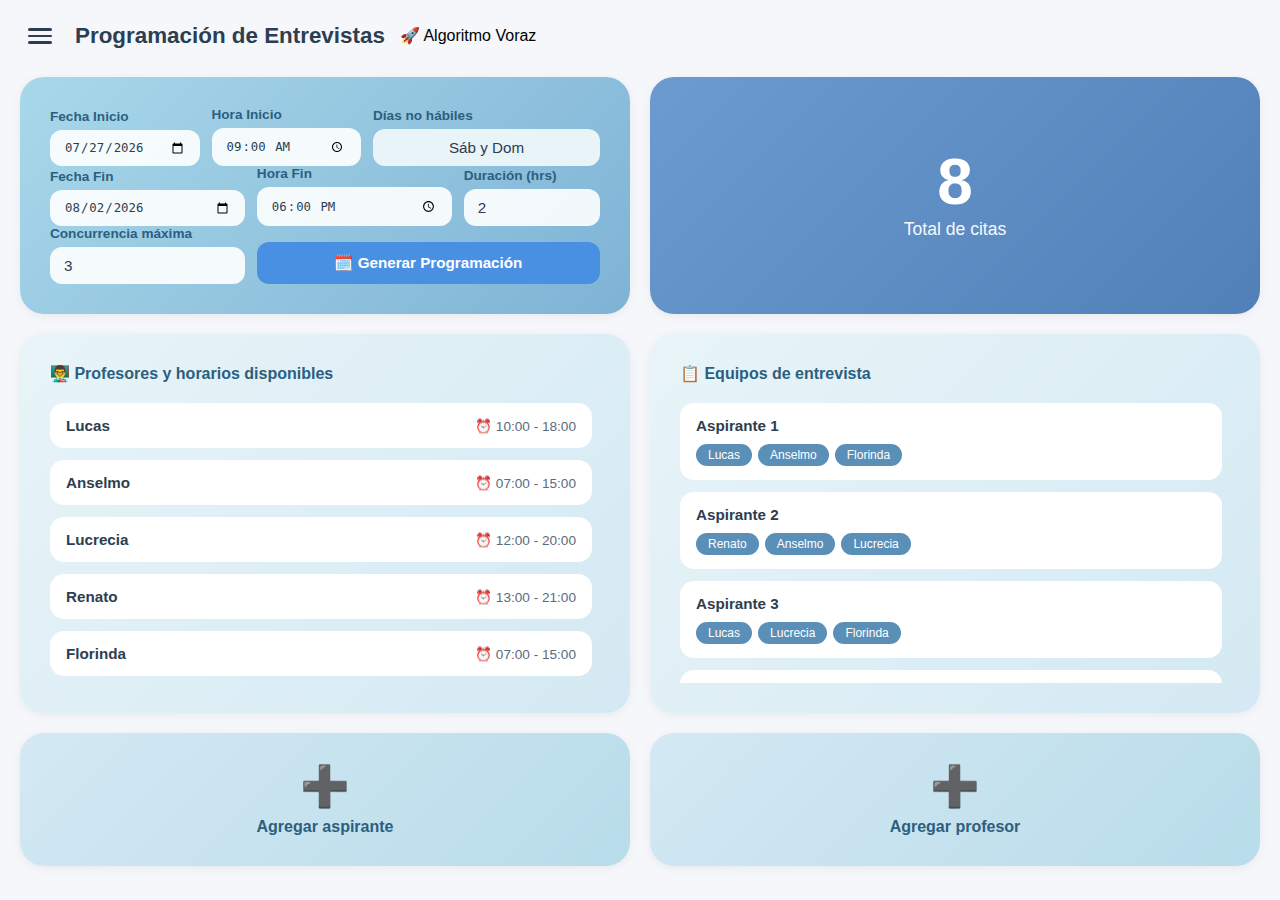
<file: Project Schedule/index.html>
<!DOCTYPE html>
<html lang="es">
  <head>
    <meta charset="UTF-8" />
    <meta name="viewport" content="width=device-width, initial-scale=1.0" />
    <title>Programación de Entrevistas</title>
    <link rel="stylesheet" href="styles/main.css" />
    <link rel="stylesheet" href="styles/cards.css" />
    <link rel="stylesheet" href="styles/modal.css" />
  </head>
  <body>
    <div class="container">
      <header class="header">
        <div class="menu-icon">
          <span></span>
          <span></span>
          <span></span>
        </div>
        <h1 class="project-name">Programación de Entrevistas</h1>
        <div class="algorithm-badge">🚀 Algoritmo Voraz</div>
      </header>

      <div class="bento-grid">
        <div class="bento-card card-config">
          <div class="input-row">
            <div class="input-field">
              <label>Fecha Inicio</label>
              <input type="date" id="startDate" />
            </div>
            <div class="input-field">
              <label>Hora Inicio</label>
              <input type="time" id="startTime" value="09:00" />
            </div>
            <div class="input-field">
              <label>Días no hábiles</label>
              <input
                type="text"
                value="Sáb y Dom"
                disabled
                style="
                  background: #e8f4f8;
                  cursor: not-allowed;
                  text-align: center;
                "
              />
            </div>
          </div>
          <div class="input-row">
            <div class="input-field">
              <label>Fecha Fin</label>
              <input type="date" id="endDate" />
            </div>
            <div class="input-field">
              <label>Hora Fin</label>
              <input type="time" id="endTime" value="18:00" />
            </div>
            <div class="input-field">
              <label>Duración (hrs)</label>
              <input type="number" id="duration" value="2" min="1" max="4" />
            </div>
          </div>
          <div class="input-row">
            <div class="input-field">
              <label>Concurrencia máxima</label>
              <input type="number" id="concurrent" value="3" min="1" max="10" />
            </div>
            <div class="input-field" style="grid-column: span 2">
              <button class="btn-action" onclick="scheduleInterviews()">
                🗓️ Generar Programación
              </button>
            </div>
          </div>
        </div>

        <div class="bento-card card-total">
          <div class="total-content">
            <div class="total-number" id="totalInterviews">8</div>
            <div class="total-label">Total de citas</div>
          </div>
        </div>

        <div class="bento-card card-list">
          <h3 class="list-title">👨‍🏫 Profesores y horarios disponibles</h3>
          <div id="professorsDisplay" class="list-content"></div>
        </div>

        <div class="bento-card card-list">
          <h3 class="list-title">📋 Equipos de entrevista</h3>
          <div id="teamsDisplay" class="list-content"></div>
        </div>

        <div class="bento-card card-add" onclick="openAddTeamModal()">
          <div class="add-content">
            <div class="add-icon">➕</div>
            <div class="add-text">Agregar aspirante</div>
          </div>
        </div>

        <div class="bento-card card-add" onclick="openAddProfessorModal()">
          <div class="add-content">
            <div class="add-icon">➕</div>
            <div class="add-text">Agregar profesor</div>
          </div>
        </div>

        <div
          class="bento-card card-results"
          id="resultsCard"
          style="display: none"
        >
          <h3 class="list-title">📊 Programación generada</h3>
          <div id="results"></div>
        </div>
      </div>
    </div>

    <div id="professorModal" class="modal">
      <div class="modal-content">
        <div class="modal-header">
          <h2>👨‍🏫 Agregar Profesor</h2>
          <span class="close" onclick="closeModal('professorModal')"
            >&times;</span
          >
        </div>
        <div class="modal-body">
          <div class="form-group">
            <label>Nombre del profesor</label>
            <input type="text" id="profName" placeholder="Ej: Dr. García" />
          </div>
          <div class="form-row">
            <div class="form-group">
              <label>Hora inicio</label>
              <input type="time" id="profStartTime" value="08:00" />
            </div>
            <div class="form-group">
              <label>Hora fin</label>
              <input type="time" id="profEndTime" value="16:00" />
            </div>
          </div>
        </div>
        <div class="modal-footer">
          <button class="btn-secondary" onclick="closeModal('professorModal')">
            Cancelar
          </button>
          <button class="btn-primary" onclick="addProfessor()">Agregar</button>
        </div>
      </div>
    </div>

    <div id="teamModal" class="modal">
      <div class="modal-content">
        <div class="modal-header">
          <h2>📝 Agregar Aspirante</h2>
          <span class="close" onclick="closeModal('teamModal')">&times;</span>
        </div>
        <div class="modal-body">
          <div class="form-group">
            <label>Seleccionar 3 profesores para el equipo</label>
            <div id="professorCheckboxes" class="checkbox-group"></div>
          </div>
          <div
            id="selectionWarning"
            class="warning-message"
            style="display: none"
          >
            Debes seleccionar exactamente 3 profesores
          </div>
        </div>
        <div class="modal-footer">
          <button class="btn-secondary" onclick="closeModal('teamModal')">
            Cancelar
          </button>
          <button class="btn-primary" onclick="addTeam()">Agregar</button>
        </div>
      </div>
    </div>

    <!-- SCRIPTS EN ORDEN -->
    <script src="js/data.js"></script>
    <script src="js/utils.js"></script>
    <script src="js/scheduler.js"></script>
    <script src="js/ui.js"></script>
    <script src="js/modal.js"></script>
    <script src="js/app.js"></script>
  </body>
</html>
</file>
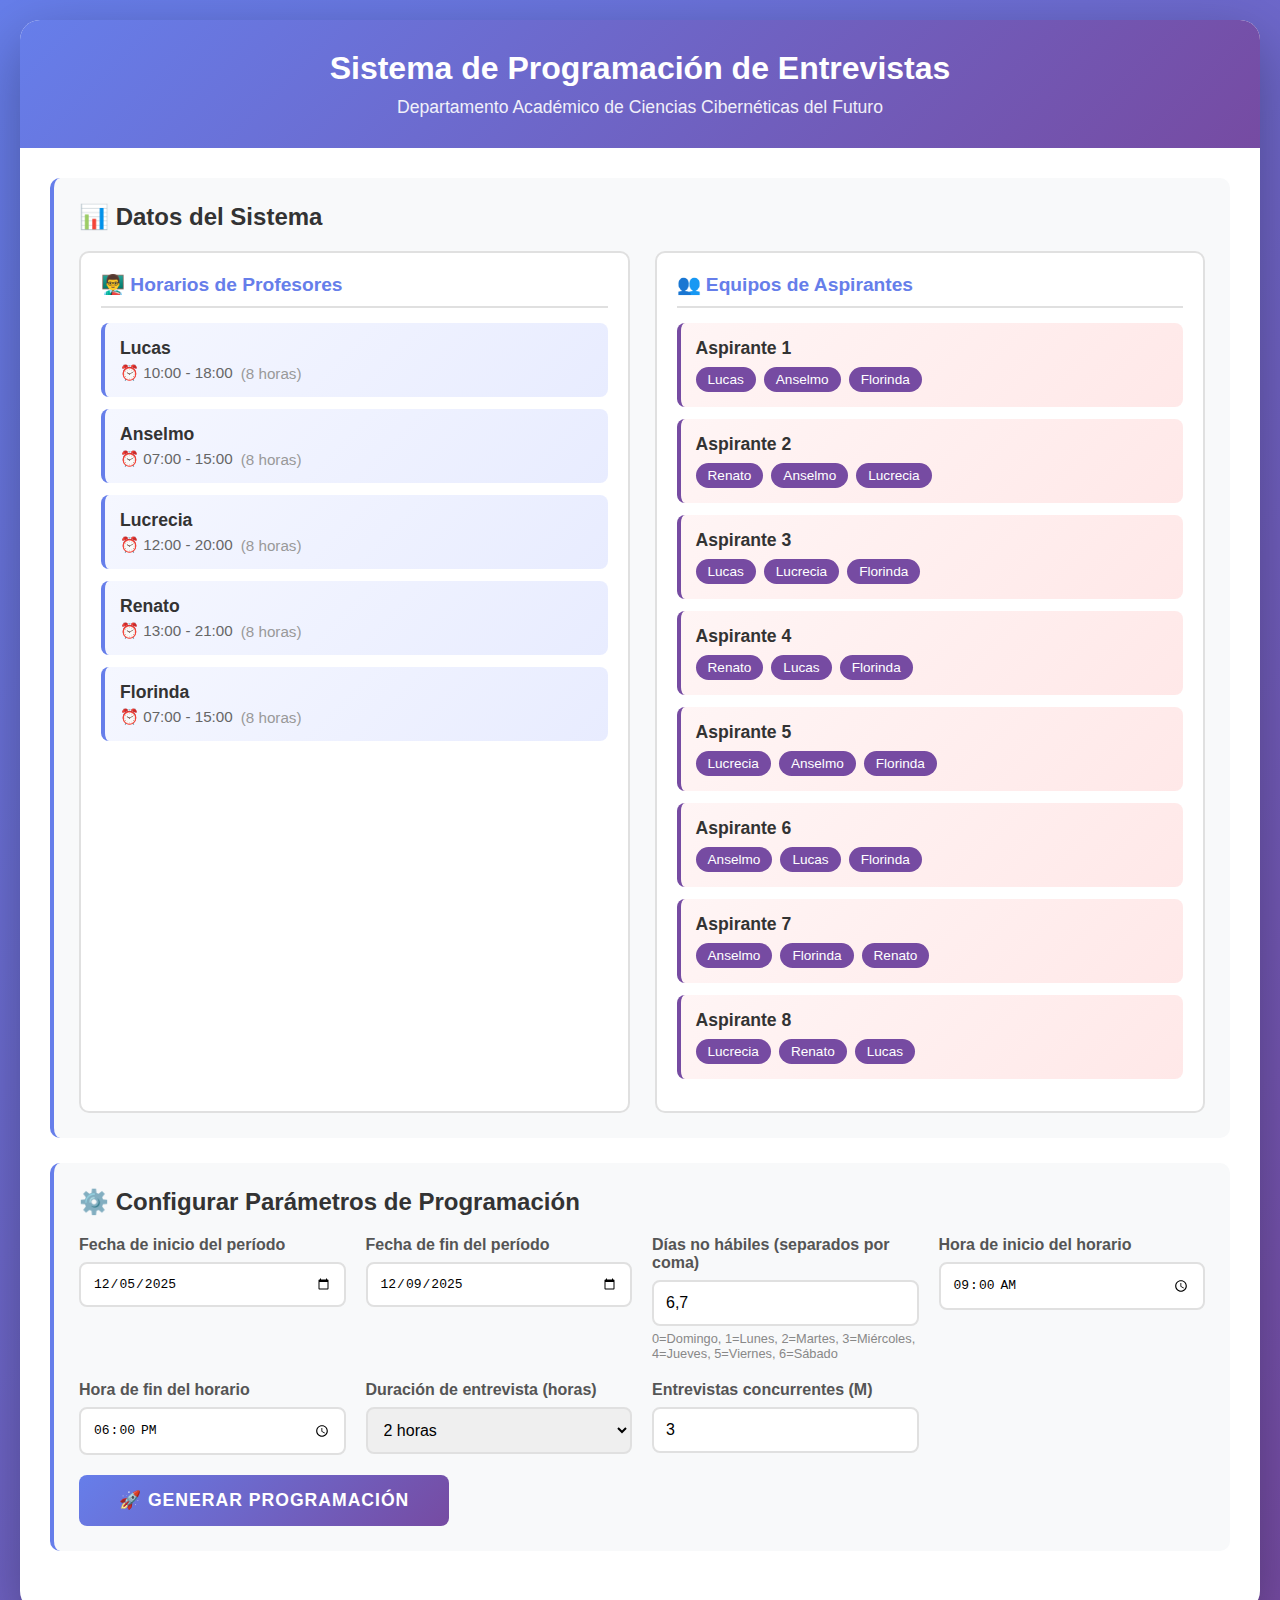
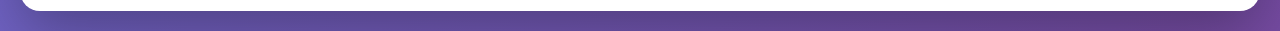
<file: Proyecto P2/index.html>
<!DOCTYPE html>
<html lang="es">
  <head>
    <meta charset="UTF-8" />
    <meta name="viewport" content="width=device-width, initial-scale=1.0" />
    <title>Programación de Entrevistas - Posgrado</title>
    <!-- Enlazar el archivo CSS -->
    <link rel="stylesheet" href="styles.css" />
  </head>
  <body>
    <div class="container">
      <!-- Encabezado de la aplicación -->
      <div class="header">
        <h1>Sistema de Programación de Entrevistas</h1>
        <p>Departamento Académico de Ciencias Cibernéticas del Futuro</p>
      </div>

      <div class="content">
        <!-- Sección de visualización de datos cargados -->
        <div class="section">
          <h2>📊 Datos del Sistema</h2>

          <div class="data-display">
            <div class="data-card">
              <h3>👨‍🏫 Horarios de Profesores</h3>
              <div id="professorsDisplay" class="professors-list"></div>
            </div>

            <div class="data-card">
              <h3>👥 Equipos de Aspirantes</h3>
              <div id="teamsDisplay" class="teams-list"></div>
            </div>
          </div>
        </div>

        <!-- Sección de configuración de parámetros -->
        <div class="section">
          <h2>⚙️ Configurar Parámetros de Programación</h2>
          <div class="form-grid">
            <div class="form-group">
              <label>Fecha de inicio del período</label>
              <input type="date" id="startDate" value="2025-12-05" />
            </div>
            <div class="form-group">
              <label>Fecha de fin del período</label>
              <input type="date" id="endDate" value="2025-12-09" />
            </div>
            <div class="form-group">
              <label>Días no hábiles (separados por coma)</label>
              <input
                type="text"
                id="nonWorkingDays"
                placeholder="Ej: 6,7 para sábado y domingo"
                value="6,7"
              />
              <small
                >0=Domingo, 1=Lunes, 2=Martes, 3=Miércoles, 4=Jueves, 5=Viernes,
                6=Sábado</small
              >
            </div>
            <div class="form-group">
              <label>Hora de inicio del horario</label>
              <input type="time" id="startTime" value="09:00" />
            </div>
            <div class="form-group">
              <label>Hora de fin del horario</label>
              <input type="time" id="endTime" value="18:00" />
            </div>
            <div class="form-group">
              <label>Duración de entrevista (horas)</label>
              <select id="duration">
                <option value="1">1 hora</option>
                <option value="2" selected>2 horas</option>
              </select>
            </div>
            <div class="form-group">
              <label>Entrevistas concurrentes (M)</label>
              <input type="number" id="concurrent" value="3" min="1" />
            </div>
          </div>

          <!-- Botón para generar la programación -->
          <button
            class="btn btn-primary"
            onclick="scheduleInterviews()"
            id="scheduleBtn"
          >
            🚀 Generar Programación
          </button>
        </div>

        <!-- Sección donde se mostrarán los resultados -->
        <div id="results" class="results"></div>
      </div>
    </div>

    <!-- Enlazar el archivo JavaScript -->
    <script src="logica.js"></script>
  </body>
</html>
</file>
<file: Project Schedule/styles/cards.css>
/* ============================================================================
   TARJETAS BASE
   ============================================================================ */

.bento-card {
  border-radius: 24px;
  padding: 30px;
  box-shadow: 0 2px 10px rgba(0, 0, 0, 0.06);
  transition: transform 0.2s ease;
}

.bento-card:hover {
  transform: translateY(-2px);
}

/* ============================================================================
   TARJETA DE CONFIGURACIÓN
   ============================================================================ */

.card-config {
  background: linear-gradient(135deg, #a8d8ea 0%, #7fb3d5 100%);
}

.config-header {
  display: flex;
  flex-direction: column;
  gap: 15px;
}

.input-row {
  display: grid;
  grid-template-columns: 1fr 1fr 0.7fr;
  gap: 12px;
  align-items: end;
}

.input-field {
  display: flex;
  flex-direction: column;
  gap: 6px;
}

.input-field label {
  font-size: 0.85em;
  color: #2c5f7f;
  font-weight: 600;
}

.input-field input {
  padding: 10px 14px;
  border: none;
  border-radius: 12px;
  font-size: 0.95em;
  background: rgba(255, 255, 255, 0.9);
  color: #2c3e50;
}

.input-field input:focus {
  outline: 2px solid #5a8fb8;
  background: white;
}

.btn-action {
  padding: 12px 20px;
  background: #4a90e2;
  color: white;
  border: none;
  border-radius: 12px;
  font-size: 0.95em;
  font-weight: 600;
  cursor: pointer;
  transition: all 0.2s ease;
  width: 100%;
}

.btn-action:hover {
  background: #357abd;
  transform: scale(1.02);
}

/* ============================================================================
   TARJETA TOTAL
   ============================================================================ */

.card-total {
  background: linear-gradient(135deg, #6c9bd1 0%, #5180b8 100%);
  display: flex;
  align-items: center;
  justify-content: center;
}

.total-content {
  text-align: center;
  color: white;
}

.total-number {
  font-size: 4em;
  font-weight: 700;
  line-height: 1;
  margin-bottom: 5px;
}

.total-label {
  font-size: 1.1em;
  font-weight: 500;
  opacity: 0.95;
}

/* ============================================================================
   TARJETAS DE LISTA
   ============================================================================ */

.card-list {
  background: linear-gradient(135deg, #e8f4f8 0%, #d4e9f3 100%);
  min-height: 350px;
}

.list-title {
  font-size: 1em;
  color: #2c5f7f;
  margin-bottom: 20px;
  font-weight: 600;
}

.list-content {
  display: flex;
  flex-direction: column;
  gap: 12px;
  max-height: 280px;
  overflow-y: auto;
  padding-right: 8px;
}

.list-content::-webkit-scrollbar {
  width: 5px;
}

.list-content::-webkit-scrollbar-track {
  background: rgba(0, 0, 0, 0.05);
  border-radius: 10px;
}

.list-content::-webkit-scrollbar-thumb {
  background: #5a8fb8;
  border-radius: 10px;
}

/* Items de lista */
.professor-item,
.team-item {
  background: white;
  padding: 14px 16px;
  border-radius: 14px;
  transition: transform 0.2s ease;
}

.professor-item:hover,
.team-item:hover {
  transform: translateX(3px);
}

.professor-item {
  display: flex;
  justify-content: space-between;
  align-items: center;
}

.professor-name,
.team-header {
  font-weight: 600;
  color: #2c3e50;
  font-size: 0.95em;
}

.professor-schedule {
  font-size: 0.85em;
  color: #5a6c7d;
}

.team-header {
  margin-bottom: 10px;
}

.team-professors {
  display: flex;
  flex-wrap: wrap;
  gap: 6px;
}

.team-professor-tag {
  background: #5a8fb8;
  color: white;
  padding: 4px 12px;
  border-radius: 12px;
  font-size: 0.75em;
  font-weight: 500;
}

/* ============================================================================
   TARJETAS DE AGREGAR
   ============================================================================ */

.card-add {
  background: linear-gradient(135deg, #d4e9f3 0%, #b8dcea 100%);
  display: flex;
  align-items: center;
  justify-content: center;
  min-height: 120px;
  cursor: pointer;
  transition: all 0.2s ease;
}

.card-add:hover {
  background: linear-gradient(135deg, #b8dcea 0%, #a0cfe5 100%);
  transform: translateY(-3px);
}

.add-content {
  text-align: center;
}

.add-icon {
  font-size: 2.5em;
  margin-bottom: 8px;
}

.add-text {
  font-size: 1em;
  color: #2c5f7f;
  font-weight: 600;
}

/* ============================================================================
   TARJETA DE RESULTADOS
   ============================================================================ */

.card-results {
  grid-column: span 2;
  background: linear-gradient(135deg, #e8f4f8 0%, #d4e9f3 100%);
  min-height: 300px;
}

.results-content {
  margin-top: 15px;
  margin-bottom: 20px;
}

/* Estadísticas */
.stats {
  display: grid;
  grid-template-columns: repeat(3, 1fr);
  gap: 15px;
  margin-bottom: 25px;
}

.stat-card {
  background: white;
  padding: 20px;
  border-radius: 14px;
  text-align: center;
  border: 2px solid #5a8fb8;
}

.stat-card .stat-number {
  font-size: 2.5em;
  font-weight: 700;
  color: #2c5f7f;
  margin-bottom: 5px;
}

.stat-card .stat-label {
  font-size: 0.9em;
  color: #5a6c7d;
}

/* Alertas */
.alert {
  padding: 18px;
  border-radius: 14px;
  margin-bottom: 20px;
  font-weight: 500;
  font-size: 0.95em;
}

.alert-success {
  background: #d4edda;
  color: #155724;
  border: 2px solid #28a745;
}

.alert-warning {
  background: #fff3cd;
  color: #856404;
  border: 2px solid #ffc107;
}

.alert-error {
  background: #f8d7da;
  color: #721c24;
  border: 2px solid #dc3545;
}

/* Programación por día */
.schedule-day {
  background: white;
  border-radius: 14px;
  padding: 20px;
  margin-bottom: 18px;
  border: 2px solid #5a8fb8;
}

.schedule-day h3 {
  color: #2c5f7f;
  margin-bottom: 15px;
  font-size: 1.15em;
  font-weight: 600;
}

.interview-slot {
  background: #f0f7fb;
  padding: 16px;
  margin-bottom: 12px;
  border-radius: 12px;
  border-left: 4px solid #5a8fb8;
}

.interview-slot.concurrent {
  background: #f5f0fb;
  border-left-color: #8e44ad;
}

.interview-header {
  font-weight: 600;
  color: #2c3e50;
  margin-bottom: 8px;
  font-size: 1em;
}

.interview-details {
  color: #5a6c7d;
  font-size: 0.9em;
  line-height: 1.6;
}

.professors {
  margin-top: 10px;
  display: flex;
  flex-wrap: wrap;
  gap: 6px;
}

.professor-tag {
  background: #5a8fb8;
  color: white;
  padding: 5px 12px;
  border-radius: 12px;
  font-size: 0.8em;
  font-weight: 500;
}

/* Entrevistas no programadas */
.no-schedule {
  background: #ffebee;
  padding: 18px;
  border-radius: 14px;
  border-left: 4px solid #e74c3c;
  margin-bottom: 12px;
}

.no-schedule h4 {
  color: #c0392b;
  margin-bottom: 8px;
  font-weight: 600;
  font-size: 1em;
}

.no-schedule p {
  color: #e74c3c;
  margin-bottom: 5px;
  font-size: 0.9em;
}

/* ============================================================================
   RESPONSIVE
   ============================================================================ */

@media (max-width: 900px) {
  .input-row {
    grid-template-columns: 1fr;
  }

  .stats {
    grid-template-columns: 1fr;
  }
}
</file>
<file: Project Schedule/styles/modal.css>
/* ============================================================================
   MODAL/VENTANAS EMERGENTES
   ============================================================================ */

.modal {
  display: none;
  position: fixed;
  z-index: 1000;
  left: 0;
  top: 0;
  width: 100%;
  height: 100%;
  overflow: auto;
  background-color: rgba(0, 0, 0, 0.5);
  animation: fadeIn 0.3s ease;
}

@keyframes fadeIn {
  from {
    opacity: 0;
  }
  to {
    opacity: 1;
  }
}

.modal-content {
  background-color: white;
  margin: 5% auto;
  padding: 0;
  border-radius: 20px;
  width: 90%;
  max-width: 500px;
  box-shadow: 0 10px 40px rgba(0, 0, 0, 0.2);
  animation: slideIn 0.3s ease;
}

@keyframes slideIn {
  from {
    transform: translateY(-50px);
    opacity: 0;
  }
  to {
    transform: translateY(0);
    opacity: 1;
  }
}

.modal-header {
  display: flex;
  justify-content: space-between;
  align-items: center;
  padding: 25px 30px;
  border-bottom: 2px solid #e8f4f8;
}

.modal-header h2 {
  font-size: 1.4em;
  color: #2c3e50;
  font-weight: 600;
}

.close {
  color: #5a6c7d;
  font-size: 2em;
  font-weight: 300;
  cursor: pointer;
  transition: color 0.2s ease;
  line-height: 1;
}

.close:hover {
  color: #e74c3c;
}

.modal-body {
  padding: 30px;
}

.modal-footer {
  display: flex;
  justify-content: flex-end;
  gap: 12px;
  padding: 20px 30px;
  border-top: 2px solid #e8f4f8;
}

/* ============================================================================
   FORMULARIOS EN MODAL
   ============================================================================ */

.form-group {
  margin-bottom: 20px;
}

.form-group label {
  display: block;
  margin-bottom: 8px;
  font-size: 0.9em;
  color: #2c5f7f;
  font-weight: 600;
}

.form-group input[type="text"],
.form-group input[type="time"] {
  width: 100%;
  padding: 12px 16px;
  border: 2px solid #d4e9f3;
  border-radius: 12px;
  font-size: 0.95em;
  transition: all 0.2s ease;
}

.form-group input:focus {
  outline: none;
  border-color: #5a8fb8;
  background: #f8fbfd;
}

.form-row {
  display: grid;
  grid-template-columns: 1fr 1fr;
  gap: 15px;
}

/* ============================================================================
   CHECKBOXES PERSONALIZADOS
   ============================================================================ */

.checkbox-group {
  display: flex;
  flex-direction: column;
  gap: 10px;
  max-height: 250px;
  overflow-y: auto;
  padding: 10px;
  background: #f8fbfd;
  border-radius: 12px;
}

.checkbox-item {
  display: flex;
  align-items: center;
  padding: 12px;
  background: white;
  border-radius: 10px;
  cursor: pointer;
  transition: all 0.2s ease;
  border: 2px solid transparent;
}

.checkbox-item:hover {
  background: #e8f4f8;
  border-color: #5a8fb8;
}

.checkbox-item input[type="checkbox"] {
  margin-right: 12px;
  width: 20px;
  height: 20px;
  cursor: pointer;
}

.checkbox-item label {
  cursor: pointer;
  font-size: 0.95em;
  color: #2c3e50;
  flex: 1;
}

/* ============================================================================
   BOTONES DE MODAL
   ============================================================================ */

.btn-primary,
.btn-secondary {
  padding: 12px 24px;
  border: none;
  border-radius: 12px;
  font-size: 0.95em;
  font-weight: 600;
  cursor: pointer;
  transition: all 0.2s ease;
}

.btn-primary {
  background: #4a90e2;
  color: white;
}

.btn-primary:hover {
  background: #357abd;
  transform: scale(1.05);
}

.btn-secondary {
  background: #e8f4f8;
  color: #2c5f7f;
}

.btn-secondary:hover {
  background: #d4e9f3;
}

/* ============================================================================
   MENSAJES DE ADVERTENCIA
   ============================================================================ */

.warning-message {
  background: #fff3cd;
  color: #856404;
  padding: 12px 16px;
  border-radius: 10px;
  border: 2px solid #ffc107;
  font-size: 0.9em;
  margin-top: 15px;
}
</file>
<file: Project Schedule/styles/main.css>
/* ============================================================================
   ESTILOS GENERALES Y RESET
   ============================================================================ */

* {
  margin: 0;
  padding: 0;
  box-sizing: border-box;
}

body {
  font-family: -apple-system, BlinkMacSystemFont, "Segoe UI", "Helvetica", Arial,
    sans-serif;
  background: #f5f7fa;
  padding: 20px;
  min-height: 100vh;
}

.container {
  max-width: 1400px;
  margin: 0 auto;
}

/* ============================================================================
   HEADER
   ============================================================================ */

.header {
  display: flex;
  align-items: center;
  gap: 15px;
  margin-bottom: 25px;
}

.menu-icon {
  display: flex;
  flex-direction: column;
  gap: 4px;
  cursor: pointer;
  padding: 8px;
}

.menu-icon span {
  width: 24px;
  height: 2.5px;
  background: #2c3e50;
  border-radius: 2px;
}

.project-name {
  font-size: 1.4em;
  color: #2c3e50;
  font-weight: 600;
}

/* ============================================================================
   BENTO GRID
   ============================================================================ */

.bento-grid {
  display: grid;
  grid-template-columns: repeat(2, 1fr);
  gap: 20px;
  grid-auto-rows: auto;
}

/* ============================================================================
   RESPONSIVE
   ============================================================================ */

@media (max-width: 900px) {
  .bento-grid {
    grid-template-columns: 1fr;
  }

  .card-results {
    grid-column: span 1;
  }
}
</file>
<file: Proyecto P2/styles.css>
/* Estilos generales - Reset básico */
* {
  margin: 0;
  padding: 0;
  box-sizing: border-box;
}

/* Estilos del cuerpo de la página */
body {
  font-family: "Segoe UI", Tahoma, Geneva, Verdana, sans-serif;
  background: linear-gradient(135deg, #667eea 0%, #764ba2 100%);
  min-height: 100vh;
  padding: 20px;
}

/* Contenedor principal */
.container {
  max-width: 1400px;
  margin: 0 auto;
  background: white;
  border-radius: 20px;
  box-shadow: 0 20px 60px rgba(0, 0, 0, 0.3);
  overflow: hidden;
}

/* Encabezado principal con gradiente */
.header {
  background: linear-gradient(135deg, #667eea 0%, #764ba2 100%);
  color: white;
  padding: 30px;
  text-align: center;
}

.header h1 {
  font-size: 2em;
  margin-bottom: 10px;
}

.header p {
  opacity: 0.9;
  font-size: 1.1em;
}

/* Área de contenido */
.content {
  padding: 30px;
}

/* Secciones de la aplicación */
.section {
  background: #f8f9fa;
  padding: 25px;
  margin-bottom: 25px;
  border-radius: 10px;
  border-left: 4px solid #667eea;
}

.section h2 {
  color: #333;
  margin-bottom: 20px;
  font-size: 1.5em;
}

/* Grid para los formularios */
.form-grid {
  display: grid;
  grid-template-columns: repeat(auto-fit, minmax(250px, 1fr));
  gap: 20px;
  margin-bottom: 20px;
}

/* Grupos de formulario */
.form-group {
  display: flex;
  flex-direction: column;
}

.form-group label {
  font-weight: 600;
  margin-bottom: 8px;
  color: #555;
}

.form-group small {
  font-size: 0.8em;
  color: #888;
  margin-top: 5px;
}

/* Inputs y selects */
.form-group input,
.form-group select {
  padding: 12px;
  border: 2px solid #e0e0e0;
  border-radius: 8px;
  font-size: 1em;
  transition: border-color 0.3s;
}

.form-group input:focus,
.form-group select:focus {
  outline: none;
  border-color: #667eea;
}

/* Botones */
.btn {
  padding: 15px 40px;
  font-size: 1.1em;
  border: none;
  border-radius: 8px;
  cursor: pointer;
  transition: all 0.3s;
  font-weight: 600;
  text-transform: uppercase;
  letter-spacing: 1px;
}

.btn-primary {
  background: linear-gradient(135deg, #667eea 0%, #764ba2 100%);
  color: white;
}

.btn-primary:hover {
  transform: translateY(-2px);
  box-shadow: 0 10px 25px rgba(102, 126, 234, 0.4);
}

.btn-primary:disabled {
  opacity: 0.6;
  cursor: not-allowed;
  transform: none;
}

/* Área de resultados */
.results {
  margin-top: 30px;
}

/* Tarjetas de estadísticas */
.stats {
  display: grid;
  grid-template-columns: repeat(auto-fit, minmax(200px, 1fr));
  gap: 20px;
  margin-bottom: 30px;
}

.stat-card {
  background: linear-gradient(135deg, #667eea 0%, #764ba2 100%);
  color: white;
  padding: 20px;
  border-radius: 10px;
  text-align: center;
}

.stat-number {
  font-size: 2.5em;
  font-weight: bold;
  margin-bottom: 5px;
}

.stat-label {
  font-size: 1em;
  opacity: 0.9;
}

/* Alertas */
.alert {
  padding: 20px;
  border-radius: 8px;
  margin-bottom: 20px;
}

.alert-success {
  background: #d4edda;
  border: 2px solid #28a745;
  color: #155724;
}

.alert-warning {
  background: #fff3cd;
  border: 2px solid #ffc107;
  color: #856404;
}

.alert-error {
  background: #f8d7da;
  border: 2px solid #dc3545;
  color: #721c24;
}

/* Programación por día */
.schedule-day {
  background: white;
  border: 2px solid #e0e0e0;
  border-radius: 10px;
  padding: 20px;
  margin-bottom: 20px;
}

.schedule-day h3 {
  color: #667eea;
  margin-bottom: 15px;
  font-size: 1.3em;
}

/* Slots de entrevista */
.interview-slot {
  background: linear-gradient(135deg, #f5f7ff 0%, #e8ecff 100%);
  padding: 15px;
  margin-bottom: 15px;
  border-radius: 8px;
  border-left: 4px solid #667eea;
}

.interview-slot.concurrent {
  background: linear-gradient(135deg, #fff5f5 0%, #ffe8e8 100%);
  border-left-color: #764ba2;
}

.interview-header {
  font-weight: 600;
  color: #333;
  margin-bottom: 8px;
  font-size: 1.1em;
}

.interview-details {
  color: #666;
  font-size: 0.95em;
  line-height: 1.6;
}

/* Etiquetas de profesores */
.professors {
  margin-top: 8px;
  display: flex;
  flex-wrap: wrap;
  gap: 8px;
}

.professor-tag {
  background: #667eea;
  color: white;
  padding: 4px 12px;
  border-radius: 20px;
  font-size: 0.85em;
}

/* Entrevistas no programadas */
.no-schedule {
  background: #f8d7da;
  padding: 20px;
  border-radius: 8px;
  border-left: 4px solid #dc3545;
  margin-top: 10px;
  margin-bottom: 15px;
}

.no-schedule h4 {
  color: #721c24;
  margin-bottom: 10px;
}

.no-schedule p {
  color: #721c24;
  margin-bottom: 5px;
}

/* Indicador de carga */
.loading {
  text-align: center;
  padding: 40px;
  color: #667eea;
  font-size: 1.2em;
}

/* Estilos para visualización de datos */
.data-display {
  display: grid;
  grid-template-columns: 1fr 1fr;
  gap: 25px;
  margin-top: 20px;
}

@media (max-width: 768px) {
  .data-display {
    grid-template-columns: 1fr;
  }
}

.data-card {
  background: white;
  padding: 20px;
  border-radius: 10px;
  border: 2px solid #e0e0e0;
}

.data-card h3 {
  color: #667eea;
  margin-bottom: 15px;
  font-size: 1.2em;
  border-bottom: 2px solid #e0e0e0;
  padding-bottom: 10px;
}

.professor-item {
  background: linear-gradient(135deg, #f5f7ff 0%, #e8ecff 100%);
  padding: 15px;
  margin-bottom: 12px;
  border-radius: 8px;
  border-left: 4px solid #667eea;
}

.professor-name {
  font-weight: 600;
  color: #333;
  font-size: 1.1em;
  margin-bottom: 5px;
}

.professor-schedule {
  color: #666;
  font-size: 0.95em;
  display: flex;
  align-items: center;
  gap: 8px;
}

.team-item {
  background: linear-gradient(135deg, #fff5f5 0%, #ffe8e8 100%);
  padding: 15px;
  margin-bottom: 12px;
  border-radius: 8px;
  border-left: 4px solid #764ba2;
}

.team-header {
  font-weight: 600;
  color: #333;
  font-size: 1.1em;
  margin-bottom: 8px;
}

.team-professors {
  display: flex;
  flex-wrap: wrap;
  gap: 8px;
  margin-top: 8px;
}

.team-professor-tag {
  background: #764ba2;
  color: white;
  padding: 5px 12px;
  border-radius: 20px;
  font-size: 0.85em;
}
</file>
